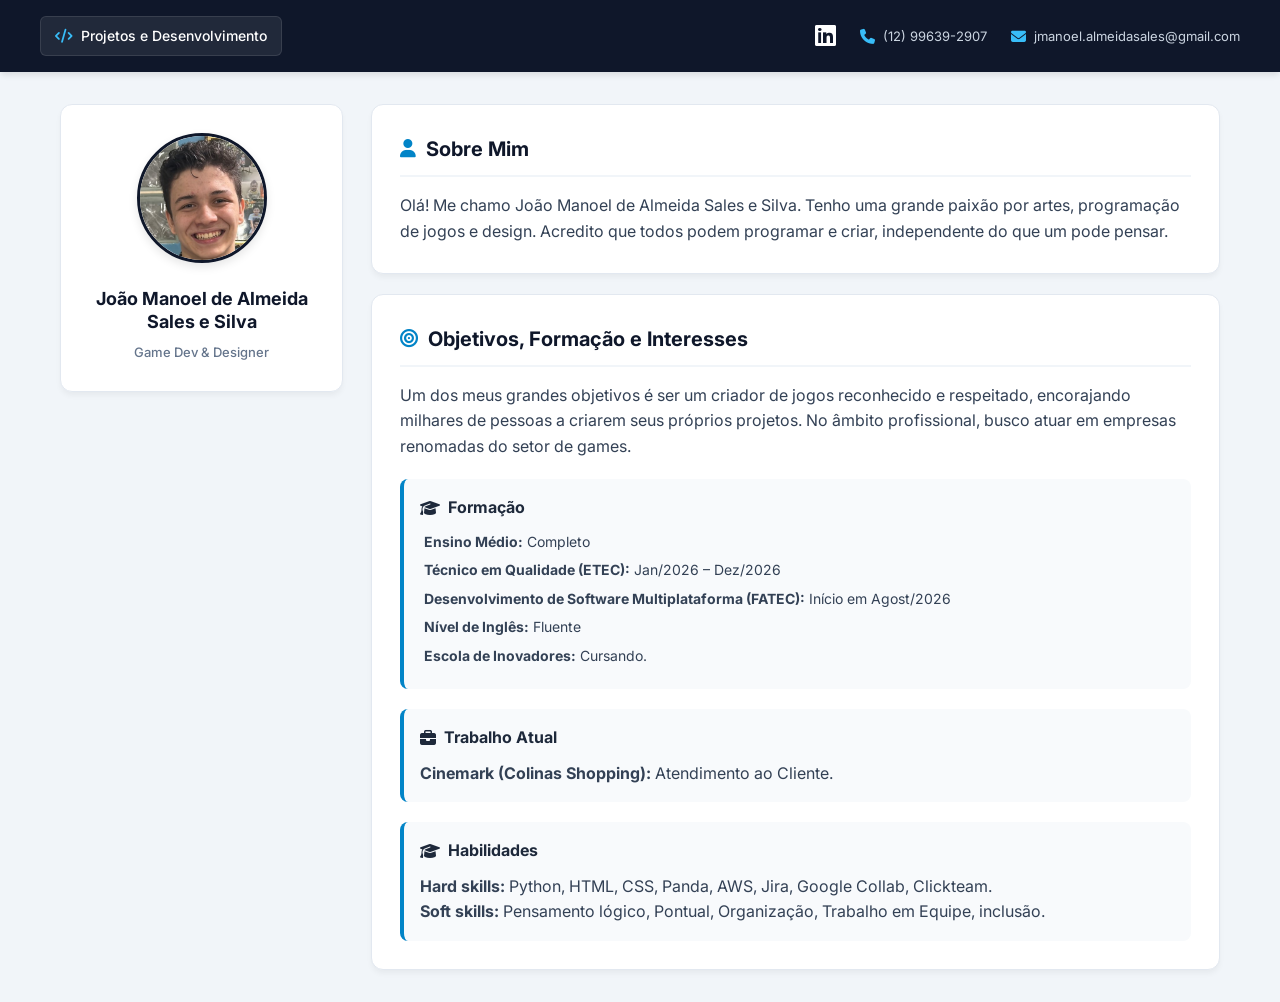
<file: index.html>
<!DOCTYPE html>
<html lang="pt-BR">
<head>
    <meta charset="UTF-8">
    <meta name="viewport" content="width=device-width, initial-scale=1.0">
    <title>Portfólio - João Manoel</title>
    <link rel="preconnect" href="https://fonts.googleapis.com">
    <link rel="preconnect" href="https://fonts.gstatic.com" crossorigin>
    <link href="https://fonts.googleapis.com/css2?family=Inter:wght@300;400;500;600;700&display=swap" rel="stylesheet">
    
    <link rel="stylesheet" href="css/style.css">
    
    <link rel="stylesheet" href="https://cdnjs.cloudflare.com/ajax/libs/font-awesome/6.4.0/css/all.min.css">
</head>
<body>

    <header class="cabecalho">
        <div class="header-container">
            <nav class="menu-navegacao">
                <a href="projetos.html" class="link-menu">
                    <i class="fa-solid fa-code"></i> Projetos e Desenvolvimento
                </a>
            </nav>

            <div class="grupo-contatos">
                <a href="https://www.linkedin.com/in/jo%C3%A3o-manoel-de-almeida-sales-e-silva-372a423a0/" target="_blank" class="link-social" title="LinkedIn">
                    <i class="fa-brands fa-linkedin"></i>
                </a>

                <div class="box-contato">
                    <i class="fa-solid fa-phone"></i>
                    <span>(12) 99639-2907</span>
                </div>

                <div class="box-contato">
                    <i class="fa-solid fa-envelope"></i>
                    <span>jmanoel.almeidasales@gmail.com</span>
                </div>
            </div>
        </div>
    </header>

    <div class="conteudo">
        
        <aside class="lado-esquerdo">
            <div class="card-perfil">
                <img src="Foto João só rosto.jpeg" alt="Foto de João Manoel" class="foto-perfil">
                <h2>João Manoel de Almeida Sales e Silva</h2>
                <p class="tag-subtitulo">Game Dev & Designer</p>
            </div>
        </aside>

        <main class="lado-direito">
            
            <section class="secao">
                <h2><i class="fa-solid fa-user"></i> Sobre Mim</h2>
                <p>Olá! Me chamo João Manoel de Almeida Sales e Silva. Tenho uma grande paixão por artes, programação de jogos e design. Acredito que todos podem programar e criar, independente do que um pode pensar.</p>
            </section>

            <section class="secao">
                <h2><i class="fa-solid fa-bullseye"></i> Objetivos, Formação e Interesses</h2>
                <p>Um dos meus grandes objetivos é ser um criador de jogos reconhecido e respeitado, encorajando milhares de pessoas a criarem seus próprios projetos. No âmbito profissional, busco atuar em empresas renomadas do setor de games.</p>
                
                <div class="bloco-info">
                    <h3><i class="fa-solid fa-graduation-cap"></i> Formação</h3>
                    <ul>
                        <li><strong>Ensino Médio:</strong> Completo</li>
                        <li><strong>Técnico em Qualidade (ETEC):</strong> Jan/2026 – Dez/2026</li>
                        <li><strong>Desenvolvimento de Software Multiplataforma (FATEC):</strong> Início em Agost/2026</li>
                        <li><strong>Nível de Inglês:</strong> Fluente</li>
                        <li><strong>Escola de Inovadores:</strong> Cursando.</li>
                    </ul>
                </div>

                <div class="bloco-info">
                    <h3><i class="fa-solid fa-briefcase"></i> Trabalho Atual</h3>
                    <p><strong>Cinemark (Colinas Shopping):</strong> Atendimento ao Cliente.</p>
                </div>
                
                <div class="bloco-info">
                    <h3><i class="fa-solid fa-graduation-cap"></i> Habilidades</h3>
                    <p><strong>Hard skills:</strong> Python, HTML, CSS, Panda, AWS, Jira, Google Collab, Clickteam.</p>
                    <p><strong>Soft skills:</strong> Pensamento lógico, Pontual, Organização, Trabalho em Equipe, inclusão.</p>
                </div>
            </section>

        </main>

    </div>

</body>
</html>
</file>
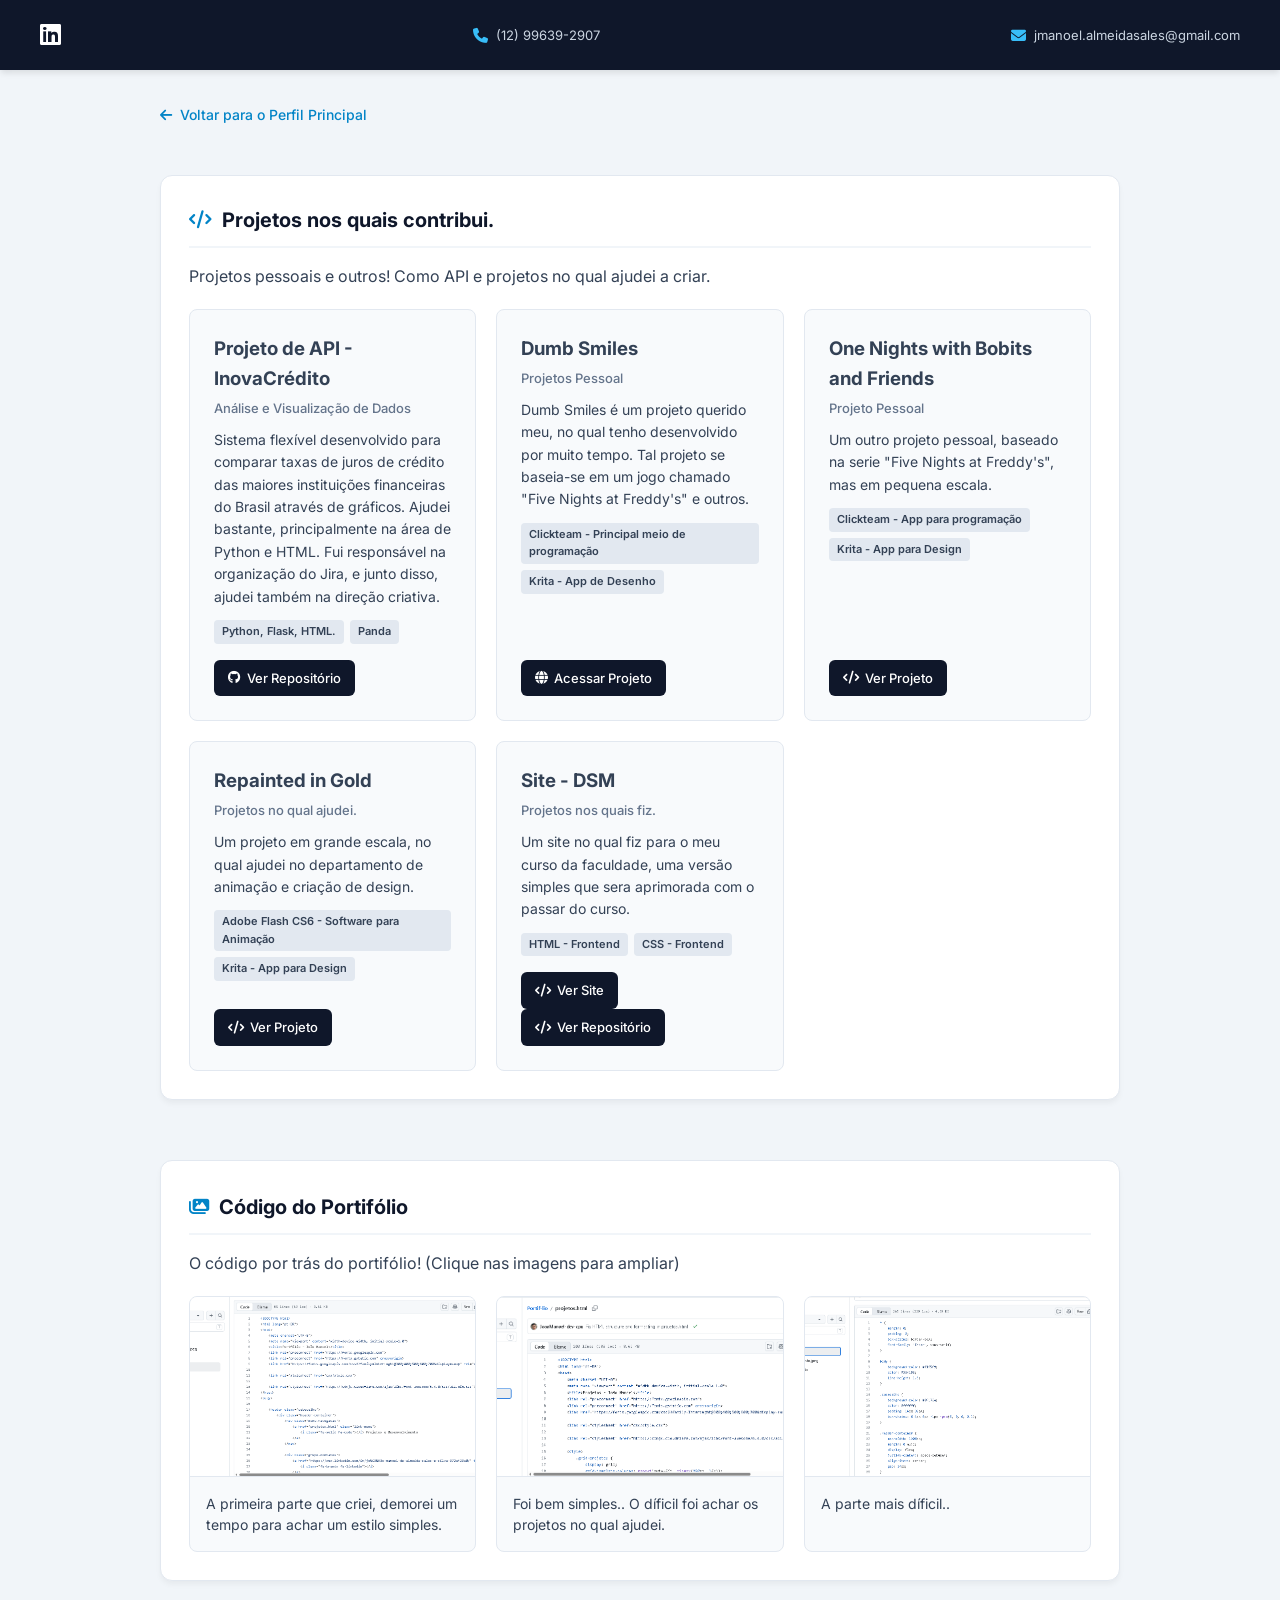
<file: projetos.html>
<!DOCTYPE html>
<html lang="pt-BR">
<head>
    <meta charset="UTF-8">
    <meta name="viewport" content="width=device-width, initial-scale=1.0">
    <title>Projetos - João Manoel</title>
    <link rel="preconnect" href="https://fonts.googleapis.com">
    <link rel="preconnect" href="https://fonts.gstatic.com" crossorigin>
    <link href="https://fonts.googleapis.com/css2?family=Inter:wght@300;400;500;600;700&display=swap" rel="stylesheet">
    
    <link rel="stylesheet" href="css/style.css">
    
    <link rel="stylesheet" href="https://cdnjs.cloudflare.com/ajax/libs/font-awesome/6.4.0/css/all.min.css">
    
    <style>
        .grid-projetos {
            display: grid;
            grid-template-columns: repeat(auto-fit, minmax(280px, 1fr));
            gap: 20px;
            margin-top: 20px;
        }
        .card-projeto-completo {
            background: #f8fafc;
            border: 1px solid #e2e8f0;
            padding: 24px;
            border-radius: 8px;
            display: flex;
            flex-direction: column;
            justify-content: space-between;
            transition: transform 0.2s ease, box-shadow 0.2s ease;
        }
        .card-projeto-completo:hover {
            transform: translateY(-3px);
            box-shadow: 0 10px 15px -3px rgba(0, 0, 0, 0.05);
        }
        .tech-tags {
            display: flex;
            flex-wrap: wrap;
            gap: 6px;
            margin: 12px 0 16px 0;
        }
        .tag-tech {
            background-color: #e2e8f0;
            color: #334155;
            font-size: 11px;
            font-weight: 600;
            padding: 3px 8px;
            border-radius: 4px;
        }
        .link-projeto {
            display: inline-flex;
            align-items: center;
            gap: 6px;
            background-color: #0f172a;
            color: #ffffff;
            padding: 8px 14px;
            border-radius: 6px;
            text-decoration: none;
            font-size: 13px;
            font-weight: 500;
            transition: background-color 0.2s ease;
            width: fit-content;
        }
        .link-projeto:hover {
            background-color: #0284c7;
        }
        .voltar-home {
            display: inline-flex;
            align-items: center;
            gap: 8px;
            color: #0284c7;
            text-decoration: none;
            font-weight: 500;
            margin-bottom: 20px;
            font-size: 14px;
        }
        .voltar-home:hover {
            text-decoration: underline;
        }

        .secao-galeria {
            margin-top: 40px;
            padding-top: 30px;
            border-top: 1px solid #e2e8f0;
        }
        .grid-galeria {
            display: grid;
            grid-template-columns: repeat(auto-fit, minmax(280px, 1fr));
            gap: 20px;
            margin-top: 20px;
        }
        .card-galeria {
            background: #f8fafc;
            border: 1px solid #e2e8f0;
            border-radius: 8px;
            overflow: hidden;
            display: flex;
            flex-direction: column;
            transition: transform 0.2s ease, box-shadow 0.2s ease;
        }
        .card-galeria:hover {
            transform: translateY(-3px);
            box-shadow: 0 10px 15px -3px rgba(0, 0, 0, 0.05);
        }
        .img-galeria {
            width: 100%;
            height: 180px;
            object-fit: cover;
            background-color: #e2e8f0;
            border-bottom: 1px solid #e2e8f0;
            cursor: zoom-in;
            transition: opacity 0.2s ease;
        }
        .img-galeria:hover {
            opacity: 0.9;
        }
        .legenda-galeria {
            padding: 16px;
            font-size: 14px;
            color: #334155;
            line-height: 1.5;
        }

        .modal-zoom {
            display: none;
            position: fixed;
            z-index: 9999;
            inset: 0;
            background-color: rgba(15, 23, 42, 0.88);
            backdrop-filter: blur(4px);
            justify-content: center;
            align-items: center;
            flex-direction: column;
            padding: 24px;
        }
        .modal-zoom.ativo {
            display: flex;
            animation: fadeIn 0.2s ease;
        }
        .modal-conteudo {
            max-width: 90%;
            max-height: 80vh;
            border-radius: 8px;
            box-shadow: 0 20px 25px -5px rgba(0, 0, 0, 0.4);
            border: 1px solid #334155;
            object-fit: contain;
        }
        .modal-legenda {
            color: #f8fafc;
            margin-top: 14px;
            font-size: 14px;
            text-align: center;
            max-width: 650px;
        }
        .fechar-modal {
            position: absolute;
            top: 20px;
            right: 30px;
            color: #f8fafc;
            font-size: 32px;
            font-weight: bold;
            cursor: pointer;
            transition: color 0.2s ease;
            line-height: 1;
        }
        .fechar-modal:hover {
            color: #38bdf8;
        }
        @keyframes fadeIn {
            from { opacity: 0; }
            to { opacity: 1; }
        }
    </style>
</head>
<body>

    <header class="cabecalho">
        <div class="header-container">
            <a href="https://www.linkedin.com/in/jo%C3%A3o-manoel-de-almeida-sales-e-silva-372a423a0/" target="_blank" class="link-social" title="LinkedIn">
                <i class="fa-brands fa-linkedin"></i>
            </a>

            <div class="box-contato">
                <i class="fa-solid fa-phone"></i>
                <span>(12) 99639-2907</span>
            </div>

            <div class="box-contato">
                <i class="fa-solid fa-envelope"></i>
                <span>jmanoel.almeidasales@gmail.com</span>
            </div>
        </div>
    </header>

    <div class="conteudo" style="flex-direction: column; max-width: 1000px;">
        
        <div>
            <a href="index.html" class="voltar-home">
                <i class="fa-solid fa-arrow-left"></i> Voltar para o Perfil Principal
            </a>
        </div>

        <main class="lado-direito" style="width: 100%;">
            
            <section class="secao">
                <h2><i class="fa-solid fa-code"></i> Projetos nos quais contribui.</h2>
                <p>Projetos pessoais e outros! Como API e projetos no qual ajudei a criar.</p>
                
                <div class="grid-projetos">
                    
                    <div class="card-projeto-completo">
                        <div>
                            <h3>Projeto de API - InovaCrédito</h3>
                            <h4 style="font-size: 13px; color: #64748b; margin-top: 4px; font-weight: 500;">Análise e Visualização de Dados</h4>
                            <p style="margin-top: 10px; font-size: 14px;">
                                Sistema flexível desenvolvido para comparar taxas de juros de crédito das maiores instituições financeiras do Brasil através de gráficos. Ajudei bastante, principalmente na área de Python e HTML. Fui responsável na organização do Jira, e junto disso, ajudei também na direção criativa.
                            </p>
                            <div class="tech-tags">
                                <span class="tag-tech">Python, Flask, HTML.</span>
                                <span class="tag-tech">Panda</span>
                            </div>
                        </div>
                        <div>
                            <a href="https://github.com/gabe435/InovaCredito" target="_blank" class="link-projeto">
                                <i class="fa-brands fa-github"></i> Ver Repositório
                            </a>
                        </div>
                    </div>

                    <div class="card-projeto-completo">
                        <div>
                            <h3>Dumb Smiles</h3>
                            <h4 style="font-size: 13px; color: #64748b; margin-top: 4px; font-weight: 500;">Projetos Pessoal</h4>
                            <p style="margin-top: 10px; font-size: 14px;">
                                Dumb Smiles é um projeto querido meu, no qual tenho desenvolvido por muito tempo. Tal projeto se baseia-se em um jogo chamado "Five Nights at Freddy's" e outros.
                            </p>
                            <div class="tech-tags">
                                <span class="tag-tech">Clickteam - Principal meio de programação</span>
                                <span class="tag-tech">Krita - App de Desenho</span>
                            </div>
                        </div>
                        <div>
                            <a href="https://gamejolt.com/games/dumbsmiles/827096" target="_blank" class="link-projeto">
                                <i class="fa-solid fa-globe"></i> Acessar Projeto
                            </a>
                        </div>
                    </div>

                    <div class="card-projeto-completo">
                        <div>
                            <h3>One Nights with Bobits and Friends</h3>
                            <h4 style="font-size: 13px; color: #64748b; margin-top: 4px; font-weight: 500;">Projeto Pessoal</h4>
                            <p style="margin-top: 10px; font-size: 14px;">
                                Um outro projeto pessoal, baseado na serie "Five Nights at Freddy's", mas em pequena escala.
                            </p>
                            <div class="tech-tags">
                                <span class="tag-tech">Clickteam - App para programação</span>
                                <span class="tag-tech">Krita - App para Design</span>
                            </div>
                        </div>
                        <div>
                            <a href="https://gamejolt.com/games/ONWBAF/709716" target="_blank" class="link-projeto">
                                <i class="fa-solid fa-code"></i> Ver Projeto
                            </a>
                        </div>
                    </div>

                    <div class="card-projeto-completo">
                        <div>
                            <h3>Repainted in Gold</h3>
                            <h4 style="font-size: 13px; color: #64748b; margin-top: 4px; font-weight: 500;">Projetos no qual ajudei.</h4>
                            <p style="margin-top: 10px; font-size: 14px;">
                                Um projeto em grande escala, no qual ajudei no departamento de animação e criação de design.
                            </p>
                            <div class="tech-tags">
                                <span class="tag-tech">Adobe Flash CS6 - Software para Animação</span>
                                <span class="tag-tech">Krita - App para Design</span>
                            </div>
                        </div>
                        <div>
                            <a href="https://gamejolt.com/games/RPiG/713638" target="_blank" class="link-projeto">
                                <i class="fa-solid fa-code"></i> Ver Projeto
                            </a>
                        </div>
                    </div>
                           <div class="card-projeto-completo">
                        <div>
                            <h3>Site - DSM</h3>
                            <h4 style="font-size: 13px; color: #64748b; margin-top: 4px; font-weight: 500;">Projetos nos quais fiz.</h4>
                            <p style="margin-top: 10px; font-size: 14px;">
                                Um site no qual fiz para o meu curso da faculdade, uma versão simples que sera aprimorada com o passar do curso.
                            </p>
                            <div class="tech-tags">
                                <span class="tag-tech">HTML - Frontend</span>
                                <span class="tag-tech">CSS - Frontend</span>
                            </div>
                        </div>
                        <div>
                            <a href="https://joaomanoel-dev-cpu.github.io/AtividadesJean/" target="_blank" class="link-projeto">
                                <i class="fa-solid fa-code"></i> Ver Site
                            </a>
                            <a href="https://github.com/JoaoManoel-dev-cpu/AtividadesJean" target="_blank" class="link-projeto">
                                <i class="fa-solid fa-code"></i> Ver Repositório
                            </a>
                        </div>
                    </div>

                </div>
            </section>

            <section class="secao secao-galeria">
                <h2><i class="fa-solid fa-images"></i> Código do Portifólio</h2>
                <p>O código por trás do portifólio! (Clique nas imagens para ampliar)</p>
                
                <div class="grid-galeria">
                    
                    <div class="card-galeria">
                        <img src="image1.png" alt="Código do Index." class="img-galeria">
                        <div class="legenda-galeria">
                            <p>A primeira parte que criei, demorei um tempo para achar um estilo simples.</p>
                        </div>
                    </div>

                    <div class="card-galeria">
                        <img src="image2.png" alt="Código do Projetos, ou seja, essa seção." class="img-galeria">
                        <div class="legenda-galeria">
                            <p>Foi bem simples.. O díficil foi achar os projetos no qual ajudei.</p>
                        </div>
                    </div>

                    <div class="card-galeria">
                        <img src="image3.png" alt="O CSS." class="img-galeria">
                        <div class="legenda-galeria">
                            <p>A parte mais díficil..</p>
                        </div>
                    </div>

                </div>
            </section>

        </main>

    </div>

    <div id="modalZoom" class="modal-zoom">
        <span class="fechar-modal" id="btnFecharModal" title="Fechar">&times;</span>
        <img class="modal-conteudo" id="imgAmpliada" alt="">
        <p class="modal-legenda" id="legendaAmpliada"></p>
    </div>

    <script>
        const modal = document.getElementById('modalZoom');
        const imgAmpliada = document.getElementById('imgAmpliada');
        const legendaAmpliada = document.getElementById('legendaAmpliada');
        const btnFechar = document.getElementById('btnFecharModal');
        const imagens = document.querySelectorAll('.img-galeria');

        // Abre o zoom ao clicar em qualquer imagem da galeria
        imagens.forEach(img => {
            img.addEventListener('click', () => {
                modal.classList.add('ativo');
                imgAmpliada.src = img.src;
                imgAmpliada.alt = img.alt;
                
                // Pega o texto da legenda do mesmo card para exibir abaixo da imagem ampliada
                const textoCard = img.parentElement.querySelector('.legenda-galeria p');
                legendaAmpliada.textContent = textoCard ? textoCard.textContent : img.alt;
            });
        });

        btnFechar.addEventListener('click', () => {
            modal.classList.remove('ativo');
        });

        modal.addEventListener('click', (e) => {
            if (e.target === modal) {
                modal.classList.remove('ativo');
            }
        });

        document.addEventListener('keydown', (e) => {
            if (e.key === 'Escape' && modal.classList.contains('ativo')) {
                modal.classList.remove('ativo');
            }
        });
    </script>

</body>
</html>
</file>
<file: css/style.css>
* {
    margin: 0;
    padding: 0;
    box-sizing: border-box;
    font-family: 'Inter', sans-serif;
}

body {
    background-color: #f1f5f9;
    color: #334155;
    line-height: 1.6;
}

.cabecalho {
    background-color: #0f172a;
    color: #ffffff;
    padding: 16px 32px;
    box-shadow: 0 4px 6px -1px rgba(0, 0, 0, 0.1);
}

.header-container {
    max-width: 1200px;
    margin: 0 auto;
    display: flex;
    justify-content: space-between;
    align-items: center;
    gap: 24px;
}

/* Estilos da Nova Aba de Navegação */
.menu-navegacao {
    display: flex;
    align-items: center;
}

.link-menu {
    color: #ffffff;
    text-decoration: none;
    font-size: 14px;
    font-weight: 500;
    display: flex;
    align-items: center;
    gap: 8px;
    background-color: rgba(255, 255, 255, 0.08);
    padding: 8px 14px;
    border-radius: 6px;
    border: 1px solid rgba(255, 255, 255, 0.1);
    transition: background-color 0.2s ease, color 0.2s ease;
}

.link-menu i {
    color: #38bdf8;
    font-size: 14px;
}

.link-menu:hover {
    background-color: #0284c7;
    color: #ffffff;
    border-color: #0284c7;
}

.link-menu:hover i {
    color: #ffffff;
}

.grupo-contatos {
    display: flex;
    align-items: center;
    gap: 24px;
}

.link-social {
    color: #ffffff;
    font-size: 24px;
    transition: color 0.2s ease, transform 0.2s ease;
}

.link-social:hover {
    color: #38bdf8;
    transform: translateY(-2px);
}

.box-contato {
    display: flex;
    align-items: center;
    gap: 8px;
    font-size: 13px;
    color: #cbd5e1;
}

.box-contato i {
    font-size: 15px;
    color: #38bdf8;
}

.conteudo {
    max-width: 1200px;
    margin: 32px auto;
    padding: 0 20px;
    display: flex;
    gap: 28px;
}

.lado-esquerdo {
    width: 25%;
}

.card-perfil {
    background: #ffffff;
    padding: 28px 20px;
    border-radius: 12px;
    text-align: center;
    box-shadow: 0 4px 6px -1px rgba(0, 0, 0, 0.05);
    border: 1px solid #e2e8f0;
    position: sticky;
    top: 20px;
}

.foto-perfil {
    width: 130px;
    height: 130px;
    border-radius: 50%;
    object-fit: cover;
    margin-bottom: 16px;
    border: 3px solid #0f172a;
    box-shadow: 0 4px 10px rgba(0,0,0,0.1);
}

.card-perfil h2 {
    font-size: 18px;
    color: #0f172a;
    font-weight: 700;
    line-height: 1.3;
}

.tag-subtitulo {
    font-size: 13px;
    color: #64748b;
    margin-top: 8px;
    font-weight: 500;
}

/* Lado Direito (75%) */
.lado-direito {
    width: 75%;
    display: flex;
    flex-direction: column;
    gap: 20px;
}

.secao {
    background: #ffffff;
    padding: 28px;
    border-radius: 12px;
    box-shadow: 0 4px 6px -1px rgba(0, 0, 0, 0.05);
    border: 1px solid #e2e8f0;
}

.secao h2 {
    font-size: 20px;
    color: #0f172a;
    margin-bottom: 16px;
    display: flex;
    align-items: center;
    gap: 10px;
    border-bottom: 2px solid #f1f5f9;
    padding-bottom: 10px;
}

.secao h2 i {
    color: #0284c7;
    font-size: 18px;
}

.bloco-info {
    margin-top: 20px;
    background-color: #f8fafc;
    padding: 16px;
    border-radius: 8px;
    border-left: 4px solid #0284c7;
}

.bloco-info h3 {
    font-size: 16px;
    color: #1e293b;
    margin-bottom: 10px;
    display: flex;
    align-items: center;
    gap: 8px;
}

.bloco-info ul {
    list-style: none;
    padding-left: 4px;
}

.bloco-info li {
    margin-bottom: 6px;
    font-size: 14px;
}

.card-projeto {
    background: #f8fafc;
    border: 1px solid #e2e8f0;
    padding: 20px;
    border-radius: 8px;
    margin-top: 12px;
}

.card-projeto h3 {
    font-size: 18px;
    color: #0f172a;
    margin-bottom: 6px;
}

.card-projeto h4 {
    font-size: 14px;
    color: #64748b;
    margin-bottom: 12px;
    font-weight: 500;
}

.btn-github {
    display: inline-flex;
    align-items: center;
    gap: 6px;
    background-color: #0f172a;
    color: #ffffff;
    padding: 6px 12px;
    border-radius: 6px;
    text-decoration: none;
    font-size: 13px;
    font-weight: 500;
    transition: background-color 0.2s ease, transform 0.2s ease;
    margin-left: 6px;
}

.btn-github:hover {
    background-color: #0284c7;
    transform: translateY(-1px);
}

@media (max-width: 768px) {
    .header-container {
        flex-direction: column;
        align-items: flex-start;
        gap: 12px;
    }

    .grupo-contatos {
        flex-wrap: wrap;
        gap: 12px;
    }

    .conteudo {
        flex-direction: column;
    }

    .lado-esquerdo, .lado-direito {
        width: 100%;
    }

    .card-perfil {
        position: static;
    }
}
</file>
